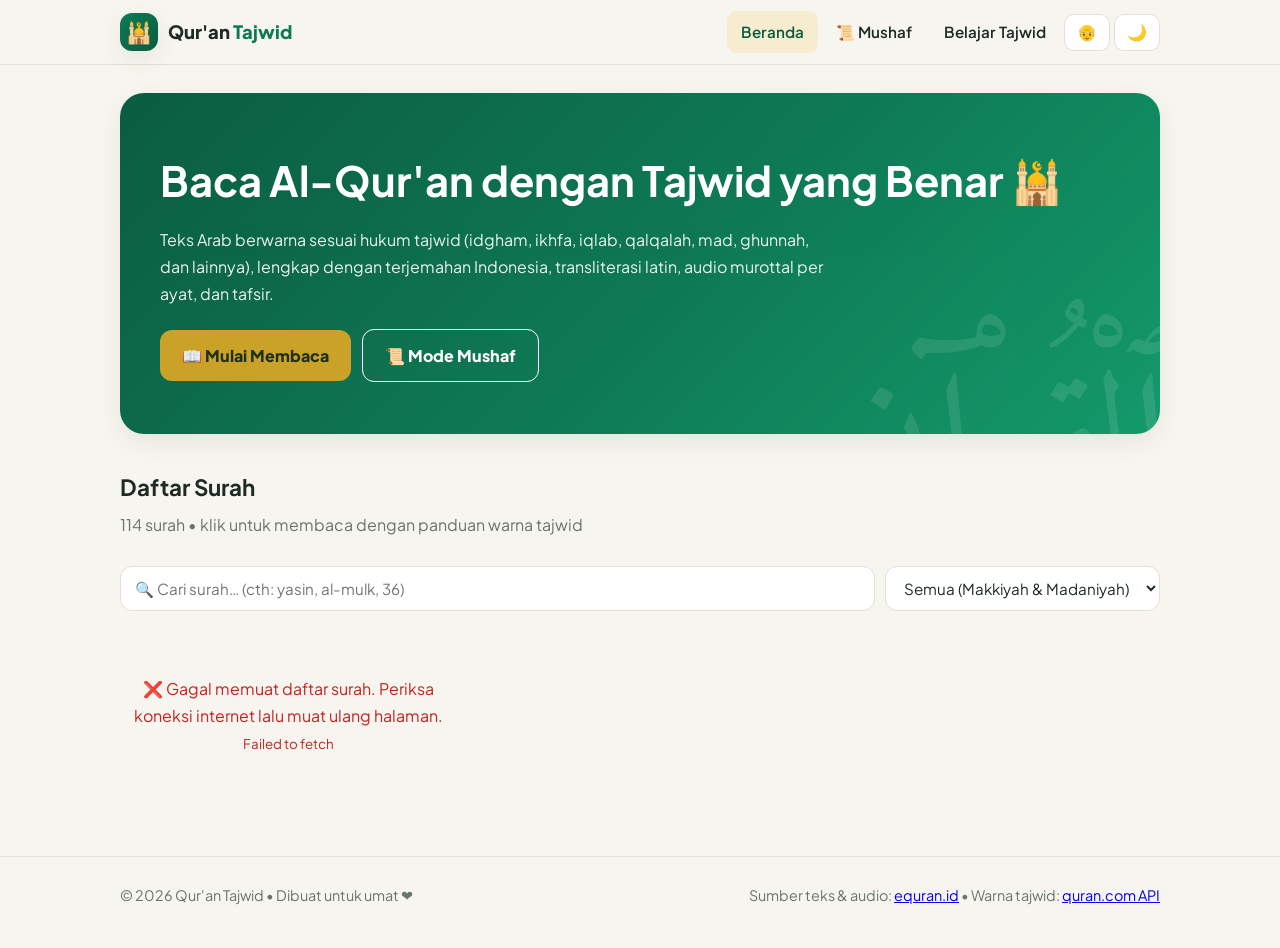
<file: index.html>
<!DOCTYPE html>
<html lang="id">
<head>
  <meta charset="UTF-8" />
  <meta name="viewport" content="width=device-width, initial-scale=1.0" />
  <title>Al-Qur'an Bertajwid — Baca, Dengar & Pelajari Tajwid</title>
  <meta name="description" content="Website Al-Qur'an dengan panduan warna tajwid, terjemahan Indonesia, transliterasi latin, audio murottal, dan tafsir." />
  <link rel="preconnect" href="https://fonts.googleapis.com" />
  <link rel="preconnect" href="https://fonts.gstatic.com" crossorigin />
  <link href="https://fonts.googleapis.com/css2?family=Amiri+Quran&family=Scheherazade+New:wght@400;500;600;700&family=Plus+Jakarta+Sans:wght@400;600;700;800&display=swap" rel="stylesheet" />
  <link rel="stylesheet" href="css/style.css?v=3" />
  <link rel="icon" href="data:image/svg+xml,<svg xmlns='http://www.w3.org/2000/svg' viewBox='0 0 100 100'><text y='.9em' font-size='90'>🕌</text></svg>" />
</head>
<body>
  <nav class="nav">
    <div class="wrap nav-inner">
      <a class="logo" href="index.html"><span class="logo-badge">🕌</span><span>Qur'an <em>Tajwid</em></span></a>
      <div class="nav-links">
        <a href="index.html" class="active">Beranda</a>
        <a href="mushaf.html">📜 Mushaf</a>
        <a href="tajwid.html">Belajar Tajwid</a>
        <button class="icon-btn" onclick="toggleLansia()" title="Mode Lansia: huruf besar untuk TV/orang tua">👴</button>
        <button class="icon-btn" onclick="toggleTheme()" title="Mode gelap/terang"><span data-theme-icon>🌙</span></button>
      </div>
    </div>
  </nav>

  <main class="wrap">
    <header class="hero">
      <h1>Baca Al-Qur'an dengan Tajwid yang Benar 🕌</h1>
      <p>
        Teks Arab berwarna sesuai hukum tajwid (idgham, ikhfa, iqlab, qalqalah, mad, ghunnah, dan lainnya),
        lengkap dengan terjemahan Indonesia, transliterasi latin, audio murottal per ayat, dan tafsir.
      </p>
      <a class="btn" href="#daftar-surah">📖 Mulai Membaca</a>
      <a class="btn ghost" href="mushaf.html" style="color:#fff;border-color:#fff;margin-inline-start:8px">📜 Mode Mushaf</a>
    </header>

    <div id="last-read"></div>

    <h2 class="section-title" id="daftar-surah">Daftar Surah</h2>
    <p class="section-sub">114 surah • klik untuk membaca dengan panduan warna tajwid</p>

    <div class="toolbar">
      <input id="search" type="search" placeholder="🔍 Cari surah… (cth: yasin, al-mulk, 36)" autocomplete="off" />
      <select id="filter-turun" aria-label="Filter tempat turun">
        <option value="">Semua (Makkiyah & Madaniyah)</option>
        <option value="mekah">Makkiyah</option>
        <option value="madinah">Madaniyah</option>
      </select>
    </div>

    <div id="surah-list" class="grid surah-grid">
      <div class="loading"><div class="spinner"></div>Memuat daftar surah…</div>
    </div>
  </main>

  <footer>
    <div class="wrap">
      <span>© <span data-year></span> Qur'an Tajwid • Dibuat untuk umat ❤️</span>
      <span>Sumber teks & audio: <a href="https://equran.id" target="_blank" rel="noopener">equran.id</a> • Warna tajwid: <a href="https://quran.com" target="_blank" rel="noopener">quran.com API</a></span>
    </div>
  </footer>

  <script src="js/shared.js?v=3"></script>
  <script src="js/main.js?v=3"></script>
</body>
</html>
</file>
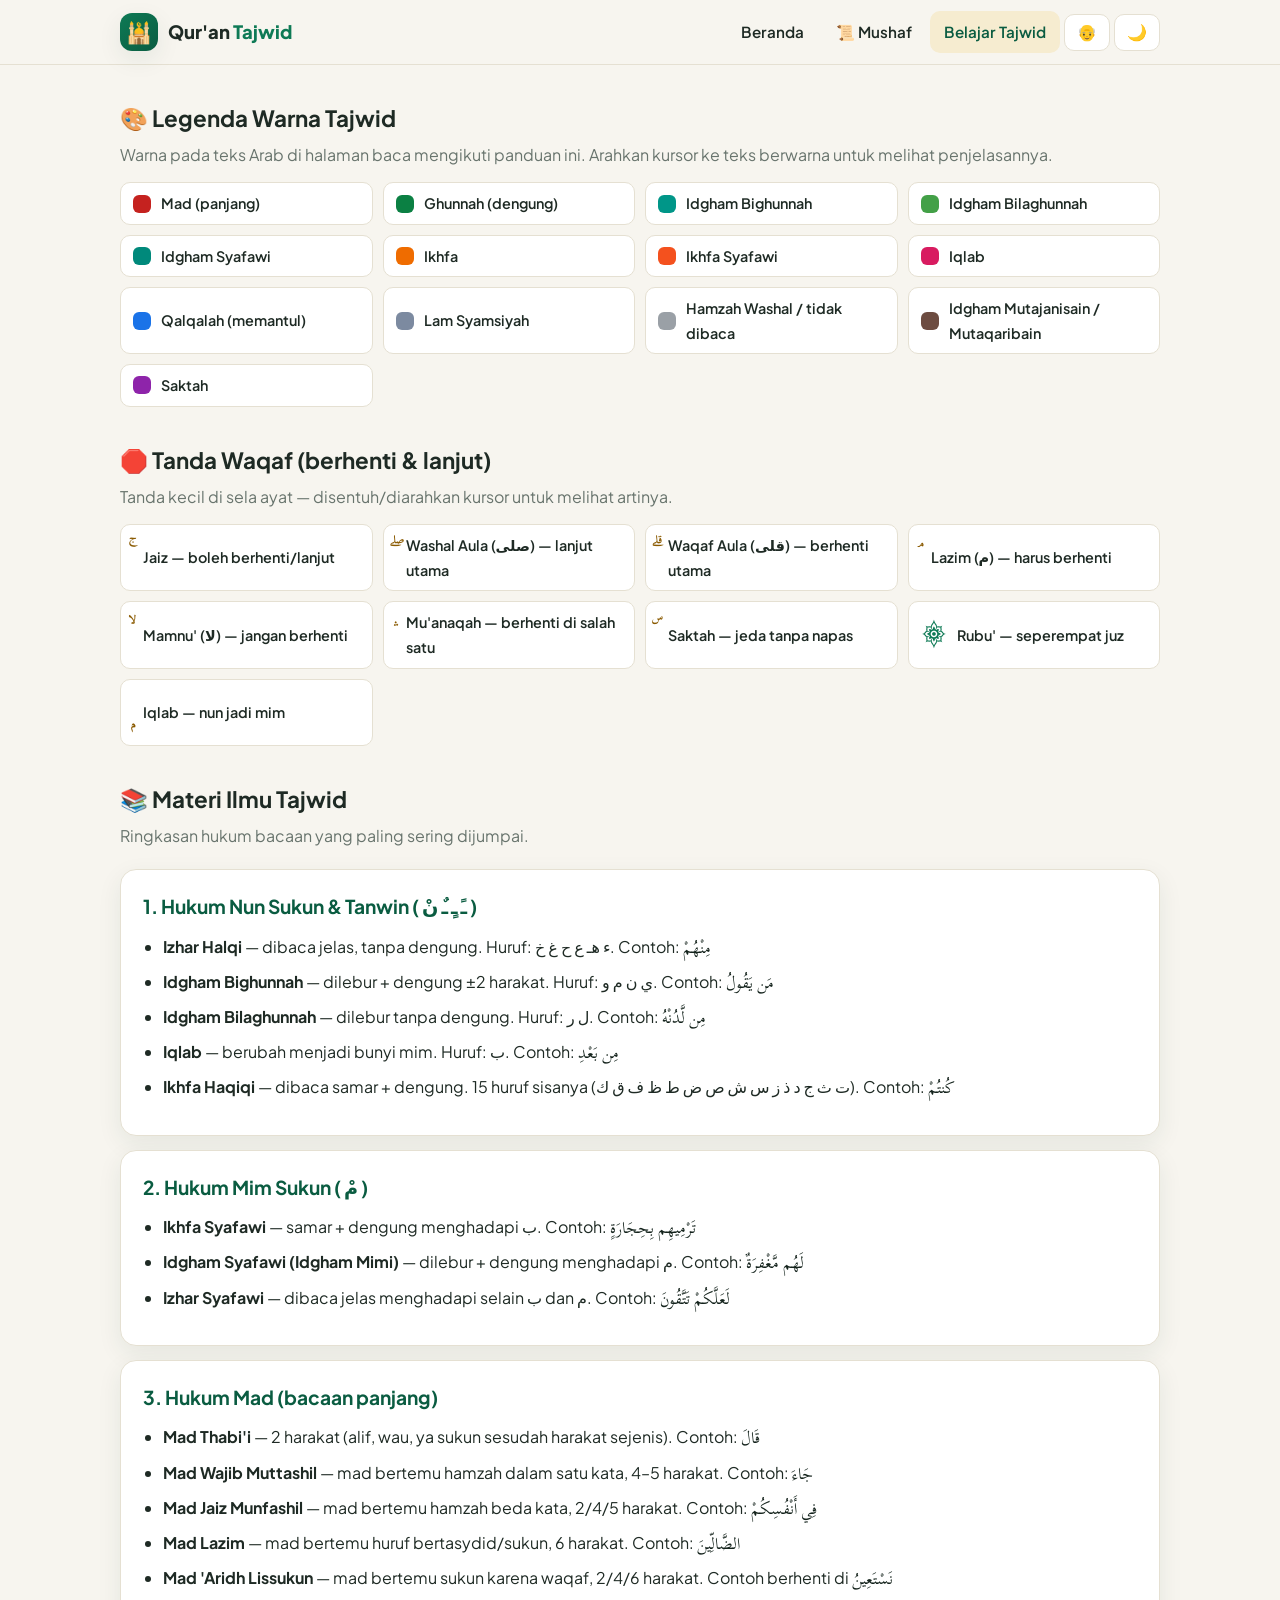
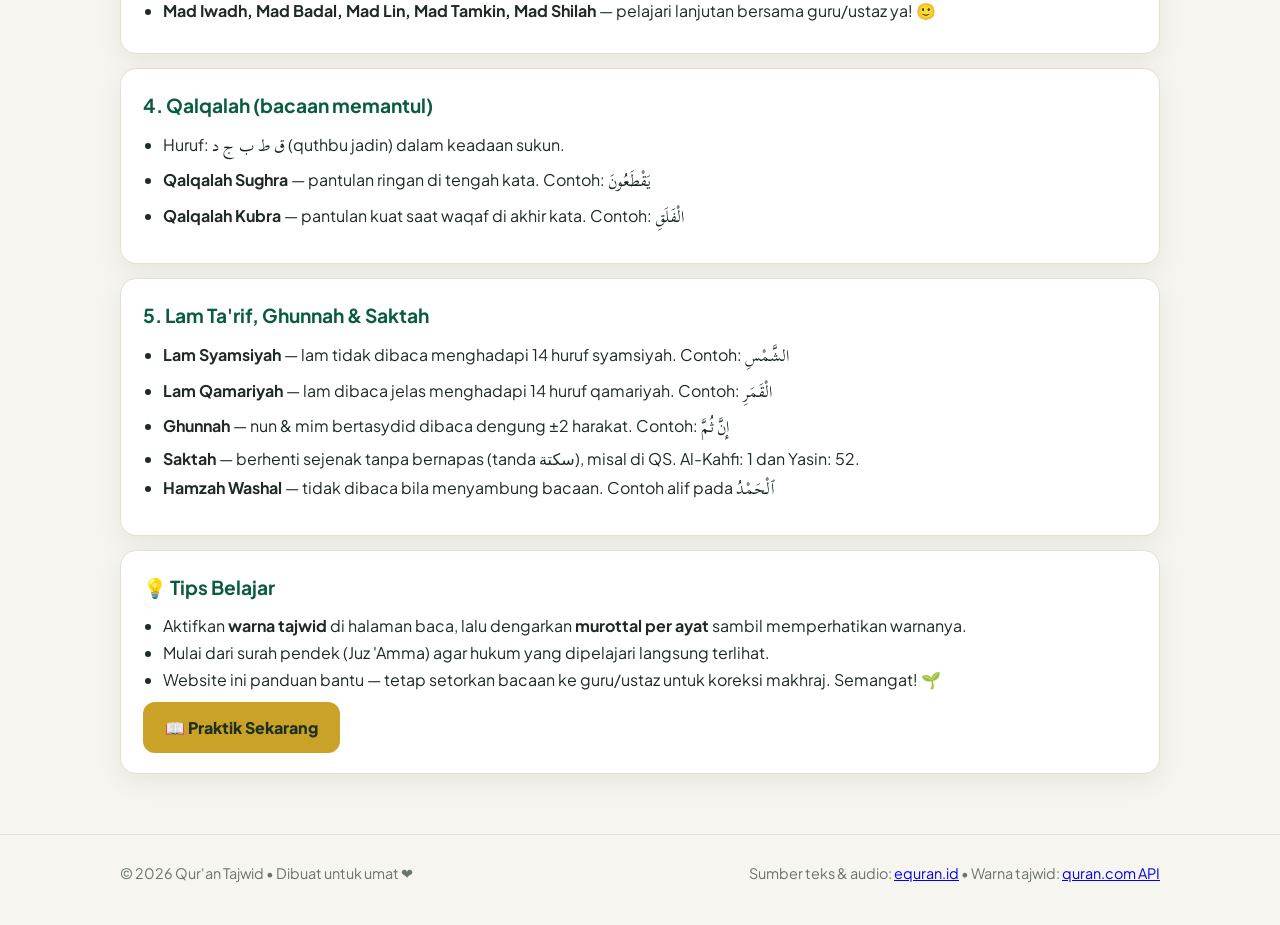
<file: tajwid.html>
<!DOCTYPE html>
<html lang="id">
<head>
  <meta charset="UTF-8" />
  <meta name="viewport" content="width=device-width, initial-scale=1.0" />
  <title>Belajar Tajwid — Al-Qur'an Bertajwid</title>
  <meta name="description" content="Materi ilmu tajwid: hukum nun sukun, mim sukun, mad, qalqalah, ghunnah, dan legenda warna tajwid." />
  <link rel="preconnect" href="https://fonts.googleapis.com" />
  <link rel="preconnect" href="https://fonts.gstatic.com" crossorigin />
  <link href="https://fonts.googleapis.com/css2?family=Amiri+Quran&family=Scheherazade+New:wght@400;500;600;700&family=Plus+Jakarta+Sans:wght@400;600;700;800&display=swap" rel="stylesheet" />
  <link rel="stylesheet" href="css/style.css?v=3" />
  <link rel="icon" href="data:image/svg+xml,<svg xmlns='http://www.w3.org/2000/svg' viewBox='0 0 100 100'><text y='.9em' font-size='90'>🕌</text></svg>" />
</head>
<body>
  <nav class="nav">
    <div class="wrap nav-inner">
      <a class="logo" href="index.html"><span class="logo-badge">🕌</span><span>Qur'an <em>Tajwid</em></span></a>
      <div class="nav-links">
        <a href="index.html">Beranda</a>
        <a href="mushaf.html">📜 Mushaf</a>
        <a href="tajwid.html" class="active">Belajar Tajwid</a>
        <button class="icon-btn" onclick="toggleLansia()" title="Mode Lansia: huruf besar untuk TV/orang tua">👴</button>
        <button class="icon-btn" onclick="toggleTheme()" title="Mode gelap/terang"><span data-theme-icon>🌙</span></button>
      </div>
    </div>
  </nav>

  <main class="wrap">
    <h1 class="section-title">🎨 Legenda Warna Tajwid</h1>
    <p class="section-sub">Warna pada teks Arab di halaman baca mengikuti panduan ini. Arahkan kursor ke teks berwarna untuk melihat penjelasannya.</p>
    <div class="legend">
      <div><span class="dot" style="background:#c5221f"></span>Mad (panjang)</div>
      <div><span class="dot" style="background:#0b8043"></span>Ghunnah (dengung)</div>
      <div><span class="dot" style="background:#009688"></span>Idgham Bighunnah</div>
      <div><span class="dot" style="background:#43a047"></span>Idgham Bilaghunnah</div>
      <div><span class="dot" style="background:#00897b"></span>Idgham Syafawi</div>
      <div><span class="dot" style="background:#ef6c00"></span>Ikhfa</div>
      <div><span class="dot" style="background:#f4511e"></span>Ikhfa Syafawi</div>
      <div><span class="dot" style="background:#d81b60"></span>Iqlab</div>
      <div><span class="dot" style="background:#1a73e8"></span>Qalqalah (memantul)</div>
      <div><span class="dot" style="background:#7c8aa0"></span>Lam Syamsiyah</div>
      <div><span class="dot" style="background:#9aa0a6"></span>Hamzah Washal / tidak dibaca</div>
      <div><span class="dot" style="background:#6d4c41"></span>Idgham Mutajanisain / Mutaqaribain</div>
      <div><span class="dot" style="background:#8e24aa"></span>Saktah</div>
    </div>

    <h1 class="section-title">🛑 Tanda Waqaf (berhenti & lanjut)</h1>
    <p class="section-sub">Tanda kecil di sela ayat — disentuh/diarahkan kursor untuk melihat artinya.</p>
    <div class="legend">
      <div><span class="arabic" style="font-size:1.4rem;color:#8a5a00;font-weight:700">ۚ</span> Jaiz — boleh berhenti/lanjut</div>
      <div><span class="arabic" style="font-size:1.4rem;color:#8a5a00;font-weight:700">ۖ</span> Washal Aula (صلى) — lanjut utama</div>
      <div><span class="arabic" style="font-size:1.4rem;color:#8a5a00;font-weight:700">ۗ</span> Waqaf Aula (قلى) — berhenti utama</div>
      <div><span class="arabic" style="font-size:1.4rem;color:#8a5a00;font-weight:700">ۘ</span> Lazim (م) — harus berhenti</div>
      <div><span class="arabic" style="font-size:1.4rem;color:#8a5a00;font-weight:700">ۙ</span> Mamnu' (لا) — jangan berhenti</div>
      <div><span class="arabic" style="font-size:1.4rem;color:#8a5a00;font-weight:700">ۛ</span> Mu'anaqah — berhenti di salah satu</div>
      <div><span class="arabic" style="font-size:1.4rem;color:#8a5a00;font-weight:700">ۜ</span> Saktah — jeda tanpa napas</div>
      <div><span class="arabic" style="font-size:1.4rem;color:#0e7a55;font-weight:700">۞</span> Rubu' — seperempat juz</div>
      <div><span class="arabic" style="font-size:1.4rem;color:#8a5a00;font-weight:700">ۭ</span> Iqlab — nun jadi mim</div>
    </div>

    <h1 class="section-title">📚 Materi Ilmu Tajwid</h1>
    <p class="section-sub">Ringkasan hukum bacaan yang paling sering dijumpai.</p>

    <div class="materi">
      <article>
        <h2>1. Hukum Nun Sukun & Tanwin ( ـً ـٍ ـٌ نْ )</h2>
        <ul>
          <li><strong>Izhar Halqi</strong> — dibaca jelas, tanpa dengung. Huruf: ء هـ ع ح غ خ. Contoh: <span class="arabic">مِنْهُمْ</span></li>
          <li><strong>Idgham Bighunnah</strong> — dilebur + dengung ±2 harakat. Huruf: ي ن م و. Contoh: <span class="arabic">مَن يَقُولُ</span></li>
          <li><strong>Idgham Bilaghunnah</strong> — dilebur tanpa dengung. Huruf: ل ر. Contoh: <span class="arabic">مِن لَّدُنْهُ</span></li>
          <li><strong>Iqlab</strong> — berubah menjadi bunyi mim. Huruf: ب. Contoh: <span class="arabic">مِن بَعْدِ</span></li>
          <li><strong>Ikhfa Haqiqi</strong> — dibaca samar + dengung. 15 huruf sisanya (ت ث ج د ذ ز س ش ص ض ط ظ ف ق ك). Contoh: <span class="arabic">كُنتُمْ</span></li>
        </ul>
      </article>
      <article>
        <h2>2. Hukum Mim Sukun ( مْ )</h2>
        <ul>
          <li><strong>Ikhfa Syafawi</strong> — samar + dengung menghadapi ب. Contoh: <span class="arabic">تَرْمِيهِم بِحِجَارَةٍ</span></li>
          <li><strong>Idgham Syafawi (Idgham Mimi)</strong> — dilebur + dengung menghadapi م. Contoh: <span class="arabic">لَهُم مَّغْفِرَةٌ</span></li>
          <li><strong>Izhar Syafawi</strong> — dibaca jelas menghadapi selain ب dan م. Contoh: <span class="arabic">لَعَلَّكُمْ تَتَّقُونَ</span></li>
        </ul>
      </article>
      <article>
        <h2>3. Hukum Mad (bacaan panjang)</h2>
        <ul>
          <li><strong>Mad Thabi'i</strong> — 2 harakat (alif, wau, ya sukun sesudah harakat sejenis). Contoh: <span class="arabic">قَالَ</span></li>
          <li><strong>Mad Wajib Muttashil</strong> — mad bertemu hamzah dalam satu kata, 4–5 harakat. Contoh: <span class="arabic">جَاءَ</span></li>
          <li><strong>Mad Jaiz Munfashil</strong> — mad bertemu hamzah beda kata, 2/4/5 harakat. Contoh: <span class="arabic">فِي أَنْفُسِكُمْ</span></li>
          <li><strong>Mad Lazim</strong> — mad bertemu huruf bertasydid/sukun, 6 harakat. Contoh: <span class="arabic">الضَّالِّينَ</span></li>
          <li><strong>Mad 'Aridh Lissukun</strong> — mad bertemu sukun karena waqaf, 2/4/6 harakat. Contoh berhenti di <span class="arabic">نَسْتَعِينُ</span></li>
          <li><strong>Mad Iwadh, Mad Badal, Mad Lin, Mad Tamkin, Mad Shilah</strong> — pelajari lanjutan bersama guru/ustaz ya! 🙂</li>
        </ul>
      </article>
      <article>
        <h2>4. Qalqalah (bacaan memantul)</h2>
        <ul>
          <li>Huruf: <span class="arabic">ق ط ب ج د</span> (quthbu jadin) dalam keadaan sukun.</li>
          <li><strong>Qalqalah Sughra</strong> — pantulan ringan di tengah kata. Contoh: <span class="arabic">يَقْطَعُونَ</span></li>
          <li><strong>Qalqalah Kubra</strong> — pantulan kuat saat waqaf di akhir kata. Contoh: <span class="arabic">الْفَلَقِ</span></li>
        </ul>
      </article>
      <article>
        <h2>5. Lam Ta'rif, Ghunnah & Saktah</h2>
        <ul>
          <li><strong>Lam Syamsiyah</strong> — lam tidak dibaca menghadapi 14 huruf syamsiyah. Contoh: <span class="arabic">الشَّمْسِ</span></li>
          <li><strong>Lam Qamariyah</strong> — lam dibaca jelas menghadapi 14 huruf qamariyah. Contoh: <span class="arabic">الْقَمَرِ</span></li>
          <li><strong>Ghunnah</strong> — nun & mim bertasydid dibaca dengung ±2 harakat. Contoh: <span class="arabic">إِنَّ</span> <span class="arabic">ثُمَّ</span></li>
          <li><strong>Saktah</strong> — berhenti sejenak tanpa bernapas (tanda سكتة), misal di QS. Al-Kahfi: 1 dan Yasin: 52.</li>
          <li><strong>Hamzah Washal</strong> — tidak dibaca bila menyambung bacaan. Contoh alif pada <span class="arabic">ٱلْحَمْدُ</span></li>
        </ul>
      </article>
      <article>
        <h2>💡 Tips Belajar</h2>
        <ul>
          <li>Aktifkan <strong>warna tajwid</strong> di halaman baca, lalu dengarkan <strong>murottal per ayat</strong> sambil memperhatikan warnanya.</li>
          <li>Mulai dari surah pendek (Juz 'Amma) agar hukum yang dipelajari langsung terlihat.</li>
          <li>Website ini panduan bantu — tetap setorkan bacaan ke guru/ustaz untuk koreksi makhraj. Semangat! 🌱</li>
        </ul>
        <a class="btn" href="index.html#daftar-surah">📖 Praktik Sekarang</a>
      </article>
    </div>
  </main>

  <footer>
    <div class="wrap">
      <span>© <span data-year></span> Qur'an Tajwid • Dibuat untuk umat ❤️</span>
      <span>Sumber teks & audio: <a href="https://equran.id" target="_blank" rel="noopener">equran.id</a> • Warna tajwid: <a href="https://quran.com" target="_blank" rel="noopener">quran.com API</a></span>
    </div>
  </footer>

  <script src="js/shared.js?v=3"></script>
</body>
</html>
</file>
<file: css/style.css>
/* ===== Al-Qur'an Bertajwid — Tema hijau islami + emas ===== */
:root {
  --bg: #f7f5ef;
  --bg-soft: #ffffff;
  --bg-card: #ffffff;
  --ink: #1e2a24;
  --muted: #68746d;
  --brand: #0e7a55;
  --brand-dark: #0a5c41;
  --gold: #c9a227;
  --gold-soft: #f6ecd0;
  --line: #e5e0d2;
  --arab-ink: #14231c;
  --shadow: 0 8px 24px rgba(20, 60, 45, .08);
  --radius: 16px;
}
[data-theme="dark"] {
  --bg: #0f1512;
  --bg-soft: #162019;
  --bg-card: #162019;
  --ink: #e9efe9;
  --muted: #9fb0a4;
  --brand: #34c38b;
  --brand-dark: #25a374;
  --gold: #d9b545;
  --gold-soft: #2a2517;
  --line: #26332b;
  --arab-ink: #f2f5ef;
  --shadow: 0 8px 24px rgba(0, 0, 0, .35);
}
* { box-sizing: border-box; }
html { scroll-behavior: smooth; }
body {
  margin: 0;
  font-family: "Plus Jakarta Sans", system-ui, -apple-system, "Segoe UI", sans-serif;
  background: var(--bg);
  color: var(--ink);
  line-height: 1.7;
}
.arabic {
  font-family: "Scheherazade New", "Amiri Quran", serif;
  direction: rtl;
  text-align: right;
  color: var(--arab-ink);
  line-height: 2.2;
}
/* Ornamen & nama surah tetap memakai kaligrafi Amiri yang indah */
.surah-ornament, .surah-head > .arabic, .surah-ar { font-family: "Amiri Quran", serif; }
/* Pewarnaan tajwid (sumber teks: quran.com API, tag <rule class="...">) */
.arabic rule.ham_wasl            { color: #9aa0a6; }  /* Hamzah washal */
.arabic rule.slnt                { color: #9aa0a6; }  /* Tanda tidak dibaca */
.arabic rule.laam_shamsiyah      { color: #7c8aa0; }  /* Lam syamsiyah */
.arabic rule.qalaqah             { color: #1a73e8; }  /* Qalqalah */
.arabic rule.ghunnah             { color: #0b8043; }  /* Ghunnah */
.arabic rule.idgham_ghunnah      { color: #009688; }  /* Idgham bighunnah */
.arabic rule.idgham_wo_ghunnah   { color: #43a047; }  /* Idgham bilaghunnah */
.arabic rule.idgham_shafawi      { color: #00897b; }  /* Idgham syafawi */
.arabic rule.ikhafa              { color: #ef6c00; }  /* Ikhfa */
.arabic rule.ikhafa_shafawi      { color: #f4511e; }  /* Ikhfa syafawi */
.arabic rule.iqlab               { color: #d81b60; }  /* Iqlab */
.arabic rule.madda_normal        { color: #c5221f; }  /* Mad thabi'i */
.arabic rule.madda_permissible   { color: #c5221f; }  /* Mad jaiz */
.arabic rule.madda_necessary     { color: #b71c1c; }  /* Mad lazim */
.arabic rule.madda_obligatory_mottasel { color: #b71c1c; }  /* Mad wajib muttashil */
.arabic rule.madda_obligatory_monfasel { color: #c5221f; }  /* Mad jaiz munfashil */
.arabic rule.idgham_mutajanisayn { color: #6d4c41; }  /* Idgham mutajanisain */
.arabic rule.idgham_mutaqaribayn { color: #6d4c41; }  /* Idgham mutaqaribain */
/* Varian penamaan lain (cadangan, tak ada salahnya) */
.arabic rule.silent, .arabic rule.ikhfa, .arabic rule.noon_ghunnah,
.arabic rule.meem_ghunnah, .arabic rule.idgham_w_ghunnah,
.arabic rule.madda_obligatory, .arabic rule.saktah { color: inherit; }
.arabic rule.silent              { color: #9aa0a6; }
.arabic rule.ikhfa               { color: #ef6c00; }
.arabic rule.noon_ghunnah, .arabic rule.meem_ghunnah { color: #0b8043; }
.arabic rule.idgham_w_ghunnah    { color: #009688; }
.arabic rule.madda_obligatory    { color: #b71c1c; }
.arabic rule.saktah              { color: #8e24aa; }
.no-tajwid rule { color: inherit !important; }
/* ===== Mode BLOK WARNA ala mushaf cetak (highlight, bukan huruf berwarna) ===== */
.tajwid-blok rule[class] { border-radius: .25em; padding: 0 .12em; box-decoration-break: clone; -webkit-box-decoration-break: clone; }
.tajwid-blok rule.ham_wasl, .tajwid-blok rule.slnt, .tajwid-blok rule.silent { background: #e8eaed; color: #5f6368; }
.tajwid-blok rule.laam_shamsiyah { background: #cfd8dc; color: #263238; }
.tajwid-blok rule.qalaqah { background: #bbdefb; color: #0d47a1; }
.tajwid-blok rule.ghunnah, .tajwid-blok rule.noon_ghunnah, .tajwid-blok rule.meem_ghunnah { background: #a5d6a7; color: #1b5e20; }
.tajwid-blok rule.idgham_ghunnah, .tajwid-blok rule.idgham_w_ghunnah { background: #b2dfdb; color: #004d40; }
.tajwid-blok rule.idgham_wo_ghunnah { background: #dcedc8; color: #33691e; }
.tajwid-blok rule.idgham_shafawi { background: #80cbc4; color: #004d40; }
.tajwid-blok rule.ikhafa, .tajwid-blok rule.ikhfa { background: #ffe0b2; color: #bf360c; }
.tajwid-blok rule.ikhafa_shafawi, .tajwid-blok rule.ikhfa_shafawi { background: #ffccbc; color: #bf360c; }
.tajwid-blok rule.iqlab { background: #f8bbd0; color: #880e4f; }
.tajwid-blok rule.madda_normal, .tajwid-blok rule.madda_permissible,
.tajwid-blok rule.madda_obligatory_monfasel, .tajwid-blok rule.custom-alef-maksora { background: #ffcdd2; color: #b71c1c; }
.tajwid-blok rule.madda_necessary, .tajwid-blok rule.madda_obligatory,
.tajwid-blok rule.madda_obligatory_mottasel { background: #ef9a9a; color: #7f0000; }
.tajwid-blok rule.idgham_mutajanisayn, .tajwid-blok rule.idgham_mutaqaribayn { background: #d7ccc8; color: #3e2723; }
.tajwid-blok rule.saktah { background: #e1bee7; color: #4a148c; }
/* ===== Mode CETAKAN ala buku mushaf (huruf berwarna + label di atas kata) ===== */
.tajwid-print rule.ham_wasl, .tajwid-print rule.slnt, .tajwid-print rule.silent { color: #9aa0a6; }
.tajwid-print rule.laam_shamsiyah { color: #7c8aa0; }
.tajwid-print rule.qalaqah { color: #1565c0; }
.tajwid-print rule.ghunnah, .tajwid-print rule.noon_ghunnah, .tajwid-print rule.meem_ghunnah,
.tajwid-print rule.idgham_ghunnah, .tajwid-print rule.idgham_w_ghunnah,
.tajwid-print rule.idgham_wo_ghunnah, .tajwid-print rule.idgham_shafawi,
.tajwid-print rule.iqlab { color: #d81b60; }
.tajwid-print rule.madda_normal, .tajwid-print rule.madda_permissible,
.tajwid-print rule.madda_necessary, .tajwid-print rule.madda_obligatory,
.tajwid-print rule.madda_obligatory_mottasel, .tajwid-print rule.madda_obligatory_monfasel,
.tajwid-print rule.custom-alef-maksora { color: #d32f2f; }
.tajwid-print rule.ikhafa, .tajwid-print rule.ikhfa,
.tajwid-print rule.ikhafa_shafawi, .tajwid-print rule.ikhfa_shafawi { color: #159947; }
.tajwid-print rule.idgham_mutajanisayn, .tajwid-print rule.idgham_mutaqaribayn { color: #1565c0; }
.tajwid-print rule.saktah { color: #8e24aa; }
/* Label hukum mengambang di atas kata (seperti stiker di mushaf cetak) — 1 label per kata */
.tajwid-print .mushaf-line, .tajwid-print .ayat .arabic { padding-top: .7em; line-height: 1.65; }
.tajwid-print .ww.tagged { position: relative; }
.tajwid-print .taj-tag {
  position: absolute; bottom: 100%; right: 50%; transform: translateX(50%);
  margin-bottom: 3px; z-index: 2;
  font-family: "Plus Jakarta Sans", sans-serif; font-size: 11px; font-weight: 800;
  line-height: 1.5; white-space: nowrap; direction: ltr;
  color: #fff; border-radius: 7px 7px 0 0; padding: 0 8px;
  box-shadow: 0 -1px 3px rgba(0,0,0,.2);
}
body.lansia .tajwid-print .taj-tag { font-size: 17px; padding: 2px 14px; }
body.lansia .tajwid-print .mushaf-line { padding-top: .75em; line-height: 1.7; }
/* Kepala halaman mushaf dibingkai ala buku */
.mushaf-top {
  text-align: center; padding: 22px 16px 14px; margin-top: 24px;
  border: 2px solid var(--gold); border-radius: 18px; background: var(--gold-soft);
}
/* Footer halaman mushaf ala cetakan */
.mushaf-footer {
  text-align: center; margin: 18px auto 4px; max-width: 520px;
  border: 2px solid var(--gold); border-radius: 14px; background: var(--gold-soft);
  padding: 8px 18px; font-weight: 800; color: var(--brand-dark);
}
[data-theme="dark"] .mushaf-footer { color: var(--brand); }
body.lansia .mushaf-footer { font-size: 1.3rem; }
/* Tanda waqaf ala mushaf cetak: cokelat keemasan, tegas, ada penjelasan saat disentuh */
.wq { color: #8a5a00; font-weight: 700; font-size: 1.12em; line-height: 1; cursor: help; }
.wq-rub { color: #0e7a55; font-size: 1.25em; }
/* Nomor ayat hijau ala cetakan (khusus mode mushaf) */
.mushaf-line .ayah-num { border-color: #0e7a55; background: #0e7a55; color: #fff; }
/* Label panduan tajwid halaman ini (ala label margin mushaf cetak) */
.guide-box { background: var(--bg-card); border: 1px solid var(--line); border-radius: var(--radius); padding: 14px 18px; margin: 16px 0; box-shadow: var(--shadow); }
.guide-box h3 { margin: 0 0 10px; font-size: 1rem; }
.guide-chips { display: flex; flex-wrap: wrap; gap: 8px; }
.gchip { border-radius: 8px; padding: 5px 12px; font-size: .82rem; font-weight: 800; cursor: default; border: 1px solid rgba(0,0,0,.12); }
/* Latin & terjemah per ayat di bawah halaman mushaf */
.tj-list { display: grid; gap: 10px; margin: 6px 0 10px; }
.tj-row { display: flex; gap: 12px; align-items: flex-start; background: var(--bg-card); border: 1px solid var(--line); border-radius: 12px; padding: 12px 16px; }
.tj-row .ayat-badge { flex-shrink: 0; margin-top: 2px; }
.tj-row .latin { margin: 0 0 4px; }
.tj-row .terjemah { margin: 0; font-size: .95rem; }
/* ===== Mode Mushaf (tampilan per halaman ala mushaf cetak) ===== */
.mushaf-top { text-align: center; padding: 28px 16px 4px; }
.mushaf-top h1 { margin: 8px 0 4px; font-size: 1.7rem; display: flex; gap: 10px; align-items: center; justify-content: center; flex-wrap: wrap; }
.mushaf-page {
  --mushaf-size: 30px;
  background: var(--bg-card);
  border: 1px solid var(--line);
  outline: 3px double var(--gold);
  outline-offset: 6px;
  border-radius: 6px;
  box-shadow: var(--shadow);
  padding: 34px 38px;
  margin: 22px auto 10px;
  max-width: 780px; /* selebar halaman kitab: spasi kata rapat seperti cetakan */
}
body.lansia .mushaf-page { max-width: 880px; }
.mushaf-line {
  font-size: var(--mushaf-size);
  text-align: justify;
  text-align-last: justify;
  margin: 0;
  padding: 2px 0;
}
.surah-ornament {
  text-align: center;
  margin: 10px auto;
  padding: 10px 18px;
  max-width: 420px;
  border: 2px solid var(--gold);
  border-radius: 14px;
  background: var(--gold-soft);
  font-family: "Amiri Quran", serif;
  font-size: 1.6rem;
  color: var(--brand-dark);
  position: relative;
}
[data-theme="dark"] .surah-ornament { color: var(--brand); }
.surah-ornament::before, .surah-ornament::after { content: "❖"; color: var(--gold); margin: 0 10px; }
.bismillah-line { text-align: center; font-size: 1.5rem; margin: 8px 0; }
.sajdah { color: var(--brand); font-weight: bold; }
@media (max-width: 640px) {
  .mushaf-page { padding: 20px 16px; }
  .mushaf-page { --mushaf-size: 24px; }
}
/* Fokus keyboard yang jelas (navigasi remot TV / D-pad) */
:focus-visible { outline: 4px solid var(--gold); outline-offset: 3px; }
/* ===== Mode Lansia 👴 — huruf jumbo & target sentuh besar untuk TV/STB ===== */
body.lansia { font-size: 1.2rem; }
body.lansia .wrap { max-width: 1280px; }
body.lansia .mushaf-page { --mushaf-size: 46px; padding: 44px 48px; }
body.lansia .mushaf-line { line-height: 1.7; }
body.lansia .bismillah-line { font-size: 2.1rem; }
body.lansia .surah-ornament { font-size: 2.3rem; max-width: 560px; }
body.lansia .ayat .arabic { font-size: var(--arab-size, 2.6rem); }
body.lansia .btn { font-size: 1.3rem; padding: 16px 28px; }
body.lansia .btn.small { font-size: 1.15rem; padding: 12px 20px; }
body.lansia .mini-btn { font-size: 1.1rem; padding: 12px 20px; }
body.lansia .controls { font-size: 1.15rem; gap: 14px; padding: 16px 18px; }
body.lansia .controls select { font-size: 1.15rem; padding: 12px 14px; }
body.lansia .tj-row .terjemah { font-size: 1.2rem; }
body.lansia .tj-row .latin { font-size: 1.12rem; }
body.lansia .ayat-badge { font-size: 1.1rem; padding: 6px 16px; }
body.lansia .mushaf-top h1 { font-size: 2.3rem; }
body.lansia .surah-nav .btn { font-size: 1.5rem; padding: 20px; }
body.lansia .gchip { font-size: 1.05rem; padding: 9px 18px; }
body.lansia .guide-box h3 { font-size: 1.2rem; }
body.lansia .nav-links a { font-size: 1.05rem; padding: 10px 16px; }
body.lansia .hero h1 { font-size: 2.2rem; }
body.lansia .surah-card h3 { font-size: 1.25rem; }
body.lansia .surah-card p { font-size: 1.02rem; }
/* Mode Lansia: tanpa elemen menempel saat scroll (seperti buku, lapang di layar TV) */
body.lansia .nav, body.lansia .controls { position: static; }
body.lansia .ayat { scroll-margin-top: 20px; }

.wrap { max-width: 1080px; margin: 0 auto; padding: 0 20px; }
/* ===== Navbar ===== */
.nav {
  border-bottom: 1px solid var(--line);
  background: var(--bg);
}
.nav-inner { display: flex; align-items: center; gap: 16px; height: 64px; }
.logo { display: flex; align-items: center; gap: 10px; font-weight: 800; font-size: 1.15rem; color: var(--ink); text-decoration: none; }
.logo-badge {
  width: 38px; height: 38px; border-radius: 12px; display: grid; place-items: center;
  background: linear-gradient(135deg, var(--brand), var(--brand-dark));
  color: #fff; font-size: 1.3rem;
  box-shadow: var(--shadow);
}
.logo span em { font-style: normal; color: var(--brand); }
.nav-links { margin-inline-start: auto; display: flex; gap: 4px; align-items: center; }
.nav-links a {
  color: var(--ink); text-decoration: none; font-weight: 600; font-size: .95rem;
  padding: 8px 14px; border-radius: 10px;
}
.nav-links a:hover, .nav-links a.active { background: var(--gold-soft); color: var(--brand-dark); }
[data-theme="dark"] .nav-links a:hover, [data-theme="dark"] .nav-links a.active { color: var(--brand); }
.icon-btn {
  border: 1px solid var(--line); background: var(--bg-card); color: var(--ink);
  border-radius: 10px; padding: 8px 12px; cursor: pointer; font-size: 1rem;
}
/* ===== Hero ===== */
.hero {
  margin-top: 28px; border-radius: 24px; overflow: hidden; position: relative;
  background: linear-gradient(135deg, #0b5c41 0%, #0e7a55 55%, #149a6b 100%);
  color: #fff; padding: 52px 40px; box-shadow: var(--shadow);
}
.hero::after {
  content: "ٱلْقُرْآن"; position: absolute; inset-inline-end: -10px; bottom: -46px;
  font-family: "Amiri Quran", serif; font-size: 11rem; opacity: .1; line-height: 1;
}
.hero h1 { margin: 0 0 10px; font-size: clamp(1.7rem, 4vw, 2.6rem); }
.hero p { margin: 0 0 22px; max-width: 56ch; opacity: .92; }
.btn {
  display: inline-block; border: none; cursor: pointer; text-decoration: none;
  background: var(--gold); color: #20301f; font-weight: 800;
  padding: 12px 22px; border-radius: 12px; font-size: 1rem;
}
.btn:hover { filter: brightness(1.06); }
.btn.ghost { background: transparent; color: var(--brand); border: 1.5px solid var(--brand); }
.btn.small { padding: 8px 14px; font-size: .9rem; border-radius: 10px; }
/* ===== Kartu ===== */
.grid { display: grid; gap: 16px; }
.surah-grid { grid-template-columns: repeat(auto-fill, minmax(300px, 1fr)); margin: 24px 0 60px; }
.card {
  background: var(--bg-card); border: 1px solid var(--line); border-radius: var(--radius);
  padding: 18px 20px; box-shadow: var(--shadow); text-decoration: none; color: var(--ink);
  transition: transform .12s ease, border-color .12s ease;
}
a.card:hover { transform: translateY(-3px); border-color: var(--brand); }
.surah-card { display: flex; gap: 14px; align-items: center; }
.surah-num {
  min-width: 46px; height: 46px; display: grid; place-items: center; font-weight: 800;
  background: var(--gold-soft); color: var(--brand-dark); border-radius: 12px;
}
[data-theme="dark"] .surah-num { color: var(--brand); }
.surah-card h3 { margin: 0; font-size: 1.05rem; }
.surah-card p { margin: 2px 0 0; color: var(--muted); font-size: .88rem; }
.surah-ar { margin-inline-start: auto; font-size: 1.5rem; }
/* ===== Toolbar daftar ===== */
.toolbar { display: flex; gap: 10px; margin: 28px 0 4px; flex-wrap: wrap; }
.toolbar input, .toolbar select {
  border: 1px solid var(--line); background: var(--bg-card); color: var(--ink);
  border-radius: 12px; padding: 11px 14px; font-size: .95rem; font-family: inherit;
}
.toolbar input { flex: 1; min-width: 200px; }
.section-title { margin: 34px 0 4px; font-size: 1.4rem; }
.section-sub { color: var(--muted); margin: 0; }
/* ===== Terakhir dibaca ===== */
.lastread {
  display: flex; align-items: center; gap: 14px; margin-top: 22px;
  background: var(--gold-soft); border: 1.5px dashed var(--gold);
  padding: 14px 18px; border-radius: var(--radius);
}
/* ===== Halaman surah ===== */
.surah-head { text-align: center; padding: 36px 16px 8px; }
.surah-head h1 { margin: 6px 0; font-size: 2rem; }
.surah-head .arabic { text-align: center; font-size: 3rem; }
.meta-chips { display: flex; gap: 8px; justify-content: center; flex-wrap: wrap; margin: 12px 0; }
.chip {
  background: var(--bg-card); border: 1px solid var(--line); color: var(--muted);
  border-radius: 999px; padding: 4px 14px; font-size: .85rem; font-weight: 600;
}
.desc {
  max-width: 70ch; margin: 8px auto 0; color: var(--muted); font-size: .95rem;
  background: var(--bg-card); border: 1px solid var(--line); border-radius: var(--radius);
  padding: 14px 18px; text-align: left;
}
.controls {
  display: flex; gap: 10px; flex-wrap: wrap; align-items: center;
  background: var(--bg-soft);
  border: 1px solid var(--line); border-radius: var(--radius);
  padding: 12px 14px; margin: 20px 0;
}
.controls label { font-size: .88rem; font-weight: 700; color: var(--muted); }
.controls select, .controls input[type="range"] { accent-color: var(--brand); }
.controls select {
  border: 1px solid var(--line); background: var(--bg-card); color: var(--ink);
  border-radius: 10px; padding: 8px 10px; font-family: inherit; font-size: .9rem;
}
.switch { display: flex; align-items: center; gap: 8px; font-size: .9rem; font-weight: 600; }
.bismillah { text-align: center; font-size: 2.1rem; margin: 26px 0 6px; }
.ayat {
  background: var(--bg-card); border: 1px solid var(--line); border-radius: var(--radius);
  padding: 22px 24px; margin: 16px 0; box-shadow: var(--shadow);
  scroll-margin-top: 20px;
}
.ayat.flash { border-color: var(--gold); box-shadow: 0 0 0 3px var(--gold-soft); }
.ayat-top { display: flex; align-items: center; gap: 10px; margin-bottom: 10px; }
.ayat-badge {
  background: var(--brand); color: #fff; font-weight: 800; font-size: .85rem;
  border-radius: 10px; padding: 3px 12px;
}
.ayat-actions { margin-inline-start: auto; display: flex; gap: 8px; }
.mini-btn {
  border: 1px solid var(--line); background: var(--bg-soft); color: var(--ink);
  border-radius: 9px; padding: 6px 11px; cursor: pointer; font-size: .85rem; font-weight: 700;
}
.mini-btn:hover { border-color: var(--brand); color: var(--brand); }
.mini-btn.playing { background: var(--brand); border-color: var(--brand); color: #fff; }
.ayat .arabic { font-size: var(--arab-size, 2rem); margin: 6px 0 12px; }
.ayah-num {
  display: inline-grid; place-items: center; min-width: 1.9em; height: 1.9em;
  border: 1.6px solid var(--gold); color: var(--gold); border-radius: 50%;
  font-size: .72em; line-height: 1; margin-inline-start: .4em; vertical-align: middle;
  font-family: "Scheherazade New", serif; overflow: hidden;
}
/* Medali ayat hijau cincin emas ala mushaf cetak (mode mushaf) */
.mushaf-line .ayah-num {
  border: 2px solid #0e7a55; background: #0e7a55; color: #fff;
  box-shadow: inset 0 0 0 2.5px #fff, inset 0 0 0 4.5px #c9a227;
}
.latin { color: var(--brand); font-style: italic; font-size: .98rem; margin: 0 0 6px; }
[data-theme="dark"] .latin { color: var(--brand); }
.terjemah { margin: 0; }
.tafsir-box {
  margin-top: 12px; background: var(--gold-soft); border-inline-start: 4px solid var(--gold);
  border-radius: 0 12px 12px 0; padding: 12px 16px; font-size: .93rem; display: none;
}
.tafsir-box.open { display: block; }
.surah-nav { display: flex; gap: 12px; margin: 30px 0 60px; }
.surah-nav a { flex: 1; }
/* ===== Materi tajwid ===== */
.materi { display: grid; gap: 14px; margin: 20px 0 60px; }
.materi article { background: var(--bg-card); border: 1px solid var(--line); border-radius: var(--radius); padding: 20px 22px; box-shadow: var(--shadow); }
.materi h2 { margin: 0 0 8px; font-size: 1.2rem; color: var(--brand-dark); }
[data-theme="dark"] .materi h2 { color: var(--brand); }
.materi ul { margin: 8px 0; padding-inline-start: 20px; }
.legend { display: grid; grid-template-columns: repeat(auto-fill, minmax(230px, 1fr)); gap: 10px; margin: 14px 0; }
.legend div { display: flex; align-items: center; gap: 10px; background: var(--bg-card); border: 1px solid var(--line); border-radius: 10px; padding: 8px 12px; font-size: .9rem; font-weight: 600; }
.dot { width: 18px; height: 18px; border-radius: 6px; flex-shrink: 0; }
/* ===== Footer ===== */
footer { border-top: 1px solid var(--line); margin-top: 20px; padding: 26px 0 40px; color: var(--muted); font-size: .9rem; }
footer .wrap { display: flex; gap: 12px; flex-wrap: wrap; align-items: center; justify-content: space-between; }
/* ===== Util ===== */
.loading, .error, .empty { text-align: center; padding: 40px 10px; color: var(--muted); }
.error { color: #c5221f; }
.spinner {
  width: 42px; height: 42px; margin: 0 auto 12px; border-radius: 50%;
  border: 4px solid var(--line); border-top-color: var(--brand);
  animation: spin 0.9s linear infinite;
}
@keyframes spin { to { transform: rotate(360deg); } }
@media (max-width: 640px) {
  .hero { padding: 36px 24px; }
  .ayat { padding: 16px; }
  .nav-links a { padding: 8px 9px; font-size: .88rem; }
}
</file>
